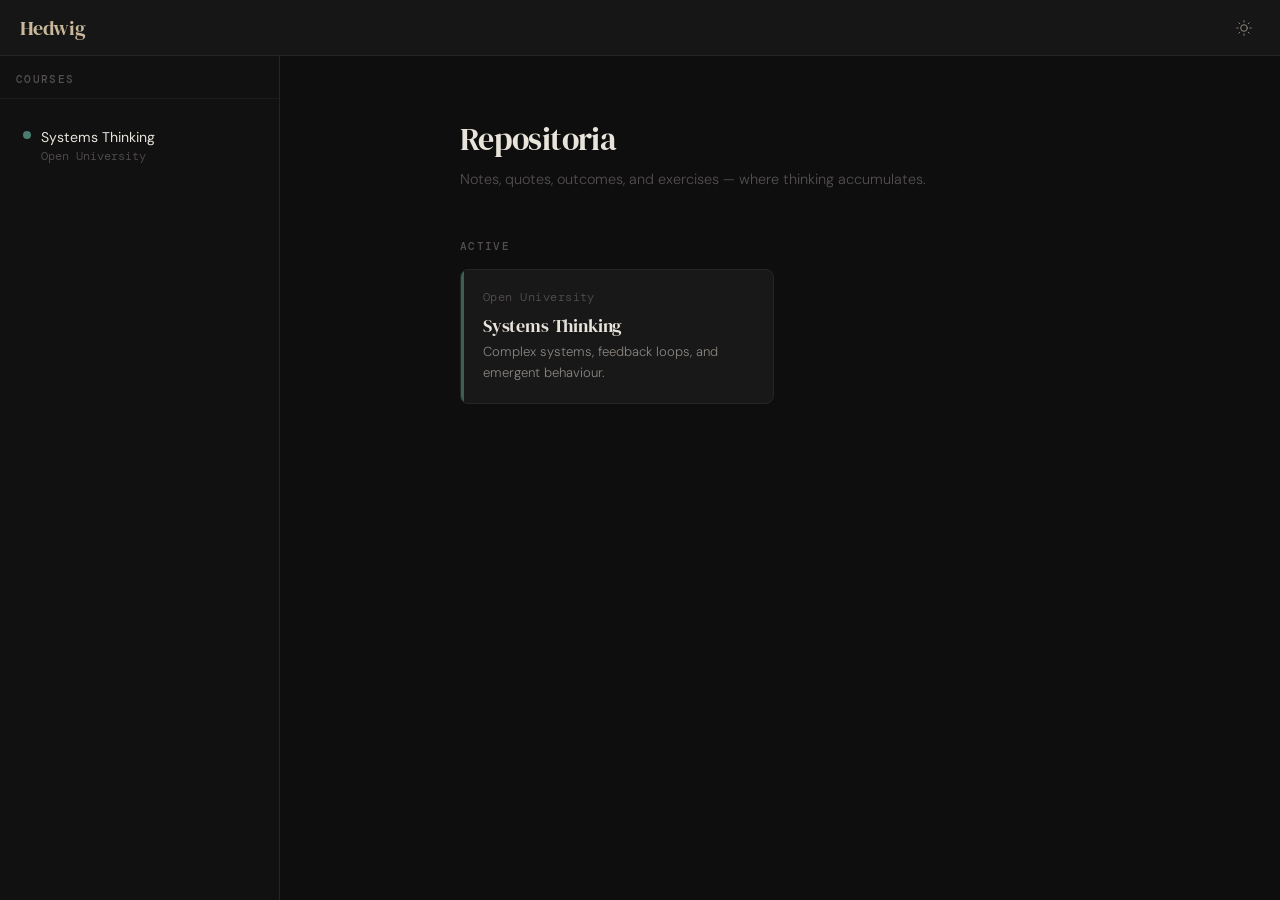
<file: hedwig-core/index.html>
<!DOCTYPE html>
<html lang="en" data-theme="dark">
<head>
  <meta charset="UTF-8">
  <meta name="viewport" content="width=device-width, initial-scale=1.0">
  <meta name="description" content="Hedwig — a minimal e-book reader for your course notes.">
  <title>Hedwig</title>
  <link rel="preconnect" href="https://fonts.googleapis.com">
  <link rel="preconnect" href="https://fonts.gstatic.com" crossorigin>
  <link rel="stylesheet" href="style.css">
  <link rel="icon" type="image/svg+xml" href="favicon.svg">
</head>
<body>

<div id="app">

  <!-- ── Header ───────────────────────────────────────── -->
  <header id="header">
    <div class="header-left">
      <button class="icon-btn menu-btn" id="menu-btn" title="Toggle sidebar" aria-label="Toggle sidebar">
        <svg viewBox="0 0 24 24" fill="none" stroke="currentColor" stroke-linecap="round" stroke-linejoin="round">
          <line x1="3" y1="12" x2="21" y2="12"/>
          <line x1="3" y1="6" x2="21" y2="6"/>
          <line x1="3" y1="18" x2="21" y2="18"/>
        </svg>
      </button>
      <span class="logo" id="logo">Hedwig</span>
      <div class="breadcrumb" id="breadcrumb"></div>
    </div>
    <div class="header-right">
      <button class="icon-btn" id="theme-btn" title="Toggle theme" aria-label="Toggle theme">
        <!-- filled by JS -->
      </button>
    </div>
  </header>

  <!-- ── Sidebar ──────────────────────────────────────── -->
  <aside id="sidebar">
    <div class="sidebar-header">
      <div class="sidebar-title" id="sidebar-header-title">Courses</div>
    </div>
    <div class="sidebar-content" id="sidebar-content">
      <!-- filled by JS -->
    </div>
  </aside>

  <!-- ── Sidebar mobile overlay ───────────────────────── -->
  <div class="sidebar-overlay" id="sidebar-overlay"></div>

  <!-- ── Main ─────────────────────────────────────────── -->
  <main id="main">

    <!-- Home View -->
    <div id="home-view">
      <div class="home-greeting">
        <h1 class="home-title">Repositoria</h1>
        <p class="home-subtitle">Notes, quotes, outcomes, and exercises — where thinking accumulates.</p>
      </div>
      <div class="courses-section-label">Active</div>
      <div class="home-course-grid" id="home-grid">
        <!-- filled by JS -->
      </div>
    </div>

    <!-- Reader View -->
    <div id="reader-view">
      <div id="reader-content">
        <!-- filled by JS -->
      </div>
    </div>

  </main>

</div>

<script src="hedwig-md.js"></script>
<script src="hedwig-app.js"></script>
</body>
</html>
</file>
<file: hedwig-core/style.css>
@import url('https://fonts.googleapis.com/css2?family=DM+Serif+Display:ital@0;1&family=DM+Mono:wght@300;400;500&family=DM+Sans:ital,wght@0,300;0,400;0,500;1,300&display=swap');

/* ─── Design Tokens ─── */
:root {
  --font-display: 'DM Serif Display', Georgia, serif;
  --font-body: 'DM Sans', system-ui, sans-serif;
  --font-mono: 'DM Mono', 'Courier New', monospace;

  --sidebar-width: 280px;
  --header-height: 56px;
  --transition: 200ms cubic-bezier(0.4, 0, 0.2, 1);
  --radius: 4px;
  --radius-lg: 8px;
}

/* ─── Dark Theme (default) ─── */
[data-theme="dark"] {
  --bg-primary: #0e0e0e;
  --bg-secondary: #161616;
  --bg-sidebar: #111111;
  --bg-hover: #1e1e1e;
  --bg-active: #252525;
  --bg-card: #181818;

  --text-primary: #e8e4dc;
  --text-secondary: #8a8580;
  --text-muted: #555050;
  --text-accent: #c9b99a;

  --border: #252525;
  --border-subtle: #1c1c1c;

  --accent: #c9b99a;
  --accent-dim: rgba(201, 185, 154, 0.12);
  --accent-hover: rgba(201, 185, 154, 0.06);

  --scrollbar-track: #161616;
  --scrollbar-thumb: #2e2e2e;
  --scrollbar-thumb-hover: #3e3e3e;

  --shadow: 0 1px 3px rgba(0,0,0,0.5);
  --shadow-lg: 0 8px 32px rgba(0,0,0,0.6);

  --blockquote-border: #3a3530;
  --blockquote-bg: #141410;
  --code-bg: #1a1a1a;
  --table-stripe: #131313;
}

/* ─── Light Theme ─── */
[data-theme="light"] {
  --bg-primary: #faf9f7;
  --bg-secondary: #f4f2ee;
  --bg-sidebar: #f0ede8;
  --bg-hover: #e9e5df;
  --bg-active: #e0dbd3;
  --bg-card: #f7f5f1;

  --text-primary: #1a1814;
  --text-secondary: #6b6560;
  --text-muted: #a09890;
  --text-accent: #7a5c3a;

  --border: #dedad4;
  --border-subtle: #ebe8e3;

  --accent: #7a5c3a;
  --accent-dim: rgba(122, 92, 58, 0.1);
  --accent-hover: rgba(122, 92, 58, 0.05);

  --scrollbar-track: #f4f2ee;
  --scrollbar-thumb: #d5d0c8;
  --scrollbar-thumb-hover: #c0bab0;

  --shadow: 0 1px 3px rgba(0,0,0,0.08);
  --shadow-lg: 0 8px 32px rgba(0,0,0,0.1);

  --blockquote-border: #d0c8bc;
  --blockquote-bg: #f5f1eb;
  --code-bg: #edeae4;
  --table-stripe: #f5f3ef;
}

/* ─── Reset ─── */
*, *::before, *::after { box-sizing: border-box; margin: 0; padding: 0; }

html { font-size: 16px; -webkit-text-size-adjust: 100%; }

body {
  font-family: var(--font-body);
  background: var(--bg-primary);
  color: var(--text-primary);
  height: 100vh;
  overflow: hidden;
  transition: background var(--transition), color var(--transition);
}

/* ─── Scrollbar ─── */
::-webkit-scrollbar { width: 6px; height: 6px; }
::-webkit-scrollbar-track { background: var(--scrollbar-track); }
::-webkit-scrollbar-thumb { background: var(--scrollbar-thumb); border-radius: 3px; }
::-webkit-scrollbar-thumb:hover { background: var(--scrollbar-thumb-hover); }

/* ─── App Shell ─── */
#app {
  display: grid;
  grid-template-rows: var(--header-height) 1fr;
  grid-template-columns: var(--sidebar-width) 1fr;
  grid-template-areas:
    "header header"
    "sidebar main";
  height: 100vh;
}

/* ─── Header ─── */
#header {
  grid-area: header;
  display: flex;
  align-items: center;
  justify-content: space-between;
  padding: 0 20px;
  border-bottom: 1px solid var(--border);
  background: var(--bg-secondary);
  z-index: 100;
  gap: 16px;
}

.header-left {
  display: flex;
  align-items: center;
  gap: 12px;
  min-width: 0;
}

.logo {
  font-family: var(--font-display);
  font-size: 1.25rem;
  color: var(--text-accent);
  letter-spacing: -0.01em;
  white-space: nowrap;
  text-decoration: none;
  cursor: pointer;
}

.breadcrumb {
  display: flex;
  align-items: center;
  gap: 6px;
  font-size: 0.78rem;
  color: var(--text-muted);
  font-weight: 300;
  overflow: hidden;
}

.breadcrumb-sep {
  color: var(--text-muted);
  opacity: 0.4;
  flex-shrink: 0;
}

.breadcrumb-item {
  white-space: nowrap;
  overflow: hidden;
  text-overflow: ellipsis;
}

.breadcrumb-item.current {
  color: var(--text-secondary);
}

.header-right {
  display: flex;
  align-items: center;
  gap: 8px;
  flex-shrink: 0;
}

.icon-btn {
  display: flex;
  align-items: center;
  justify-content: center;
  width: 32px;
  height: 32px;
  border: none;
  background: transparent;
  color: var(--text-secondary);
  cursor: pointer;
  border-radius: var(--radius);
  transition: background var(--transition), color var(--transition);
}

.icon-btn:hover {
  background: var(--bg-hover);
  color: var(--text-primary);
}

.icon-btn svg {
  width: 16px;
  height: 16px;
  stroke-width: 1.5;
}

/* ─── Sidebar ─── */
#sidebar {
  grid-area: sidebar;
  background: var(--bg-sidebar);
  border-right: 1px solid var(--border);
  display: flex;
  flex-direction: column;
  overflow: hidden;
  transition: transform var(--transition);
}

.sidebar-header {
  padding: 16px 16px 12px;
  border-bottom: 1px solid var(--border-subtle);
  flex-shrink: 0;
}

.sidebar-title {
  font-size: 0.68rem;
  font-weight: 500;
  letter-spacing: 0.12em;
  text-transform: uppercase;
  color: var(--text-muted);
  font-family: var(--font-mono);
}

.sidebar-content {
  flex: 1;
  overflow-y: auto;
  padding: 8px 0;
}

/* Course List (home view) */
.course-list { padding: 8px; }

.course-card {
  display: block;
  padding: 12px 14px;
  border-radius: var(--radius-lg);
  cursor: pointer;
  border: 1px solid transparent;
  transition: background var(--transition), border-color var(--transition);
  margin-bottom: 4px;
  text-decoration: none;
  color: inherit;
}

.course-card:hover {
  background: var(--bg-hover);
  border-color: var(--border-subtle);
}

.course-card.active {
  background: var(--accent-dim);
  border-color: var(--accent-dim);
}

.course-card-title {
  font-size: 0.88rem;
  font-weight: 400;
  color: var(--text-primary);
  line-height: 1.3;
  margin-bottom: 3px;
}

.course-card-institution {
  font-size: 0.72rem;
  color: var(--text-muted);
  font-family: var(--font-mono);
  font-weight: 300;
}

.course-card-dot {
  width: 8px;
  height: 8px;
  border-radius: 50%;
  flex-shrink: 0;
  margin-top: 3px;
}

.course-card-top {
  display: flex;
  align-items: flex-start;
  gap: 10px;
}

.course-card-info { flex: 1; min-width: 0; }

/* TOC (reader view) */
.toc-section { margin-bottom: 2px; }

.toc-section-label {
  padding: 6px 16px 4px;
  font-size: 0.67rem;
  font-weight: 500;
  letter-spacing: 0.1em;
  text-transform: uppercase;
  color: var(--text-muted);
  font-family: var(--font-mono);
}

.toc-item {
  display: flex;
  align-items: center;
  gap: 8px;
  padding: 6px 16px;
  font-size: 0.82rem;
  color: var(--text-secondary);
  cursor: pointer;
  border-left: 2px solid transparent;
  transition: background var(--transition), color var(--transition), border-color var(--transition);
  font-weight: 300;
  text-decoration: none;
}

.toc-item:hover {
  background: var(--bg-hover);
  color: var(--text-primary);
}

.toc-item.active {
  color: var(--text-accent);
  background: var(--accent-dim);
  border-left-color: var(--accent);
  font-weight: 400;
}

.toc-children {
  padding-left: 12px;
}

.toc-group-toggle {
  display: flex;
  align-items: center;
  gap: 8px;
  padding: 6px 16px;
  font-size: 0.82rem;
  color: var(--text-secondary);
  cursor: pointer;
  border-left: 2px solid transparent;
  transition: background var(--transition), color var(--transition);
  font-weight: 400;
  user-select: none;
}

.toc-group-toggle:hover {
  background: var(--bg-hover);
  color: var(--text-primary);
}

.toc-chevron {
  width: 12px;
  height: 12px;
  margin-left: auto;
  transition: transform var(--transition);
  opacity: 0.4;
}

.toc-chevron.open { transform: rotate(180deg); }

.toc-group-children {
  overflow: hidden;
  transition: max-height 300ms cubic-bezier(0.4, 0, 0.2, 1);
}

/* Back button */
.sidebar-back {
  display: flex;
  align-items: center;
  gap: 8px;
  padding: 10px 14px;
  margin: 8px;
  font-size: 0.8rem;
  color: var(--text-muted);
  cursor: pointer;
  border-radius: var(--radius);
  transition: background var(--transition), color var(--transition);
  font-family: var(--font-mono);
  font-weight: 300;
  border: 1px solid var(--border-subtle);
}

.sidebar-back:hover {
  background: var(--bg-hover);
  color: var(--text-primary);
}

.sidebar-back svg {
  width: 14px;
  height: 14px;
  stroke-width: 1.5;
  flex-shrink: 0;
}

/* ─── Main Content ─── */
#main {
  grid-area: main;
  overflow-y: auto;
  background: var(--bg-primary);
}

/* ─── Home View ─── */
#home-view {
  max-width: 720px;
  margin: 0 auto;
  padding: 64px 40px 80px;
}

.home-greeting {
  margin-bottom: 48px;
}

.home-title {
  font-family: var(--font-display);
  font-size: 2rem;
  font-weight: 400;
  color: var(--text-primary);
  letter-spacing: -0.02em;
  line-height: 1.2;
  margin-bottom: 10px;
}

.home-subtitle {
  font-size: 0.9rem;
  color: var(--text-muted);
  font-weight: 300;
  line-height: 1.6;
}

.courses-section-label {
  font-size: 0.68rem;
  font-weight: 500;
  letter-spacing: 0.12em;
  text-transform: uppercase;
  color: var(--text-muted);
  font-family: var(--font-mono);
  margin-bottom: 16px;
}

.home-course-grid {
  display: grid;
  grid-template-columns: repeat(auto-fill, minmax(300px, 1fr));
  gap: 12px;
}

.home-course-card {
  padding: 20px 22px;
  border: 1px solid var(--border);
  border-radius: var(--radius-lg);
  cursor: pointer;
  transition: border-color var(--transition), background var(--transition), transform var(--transition);
  background: var(--bg-card);
  position: relative;
  overflow: hidden;
}

.home-course-card::before {
  content: '';
  position: absolute;
  top: 0;
  left: 0;
  width: 3px;
  height: 100%;
  background: var(--course-color, var(--accent));
  opacity: 0.7;
}

.home-course-card:hover {
  border-color: var(--border-subtle);
  background: var(--bg-hover);
  transform: translateY(-1px);
}

.home-card-title {
  font-family: var(--font-display);
  font-size: 1.1rem;
  font-weight: 400;
  color: var(--text-primary);
  letter-spacing: -0.01em;
  margin-bottom: 4px;
  line-height: 1.3;
}

.home-card-institution {
  font-size: 0.72rem;
  color: var(--text-muted);
  font-family: var(--font-mono);
  font-weight: 300;
  margin-bottom: 10px;
  letter-spacing: 0.04em;
}

.home-card-desc {
  font-size: 0.82rem;
  color: var(--text-secondary);
  font-weight: 300;
  line-height: 1.55;
}

/* ─── Reader View ─── */
#reader-view {
  display: none;
  max-width: 720px;
  margin: 0 auto;
  padding: 52px 40px 100px;
}

#reader-view.visible { display: block; }
#home-view.hidden { display: none; }

/* ─── Markdown Rendered Content ─── */
.markdown-body {
  font-size: 0.95rem;
  line-height: 1.75;
  color: var(--text-primary);
  font-weight: 300;
}

.markdown-body h1 {
  font-family: var(--font-display);
  font-size: 1.9rem;
  font-weight: 400;
  letter-spacing: -0.025em;
  color: var(--text-primary);
  margin-bottom: 24px;
  line-height: 1.2;
  padding-bottom: 16px;
  border-bottom: 1px solid var(--border-subtle);
}

.markdown-body h2 {
  font-family: var(--font-display);
  font-size: 1.3rem;
  font-weight: 400;
  letter-spacing: -0.015em;
  color: var(--text-primary);
  margin-top: 40px;
  margin-bottom: 14px;
  line-height: 1.3;
}

.markdown-body h3 {
  font-size: 0.85rem;
  font-weight: 500;
  letter-spacing: 0.08em;
  text-transform: uppercase;
  color: var(--text-secondary);
  margin-top: 28px;
  margin-bottom: 10px;
  font-family: var(--font-mono);
}

.markdown-body p {
  margin-bottom: 18px;
}

.markdown-body a {
  color: var(--text-accent);
  text-decoration: none;
  border-bottom: 1px solid var(--accent-dim);
  transition: border-color var(--transition), color var(--transition);
}

.markdown-body a:hover {
  border-bottom-color: var(--accent);
}

.markdown-body blockquote {
  margin: 24px 0;
  padding: 16px 20px;
  background: var(--blockquote-bg);
  border-left: 3px solid var(--blockquote-border);
  border-radius: 0 var(--radius) var(--radius) 0;
}

.markdown-body blockquote p {
  margin-bottom: 0;
  color: var(--text-secondary);
  font-style: italic;
  font-size: 0.93rem;
  line-height: 1.7;
}

.markdown-body blockquote p em { font-style: normal; }

.markdown-body code {
  font-family: var(--font-mono);
  font-size: 0.82em;
  background: var(--code-bg);
  padding: 2px 6px;
  border-radius: var(--radius);
  color: var(--text-accent);
  font-weight: 400;
}

.markdown-body pre {
  background: var(--code-bg);
  border: 1px solid var(--border);
  border-radius: var(--radius-lg);
  padding: 18px 20px;
  overflow-x: auto;
  margin: 20px 0;
}

.markdown-body pre code {
  background: none;
  padding: 0;
  font-size: 0.85rem;
  color: var(--text-secondary);
  font-weight: 300;
}

.markdown-body ul, .markdown-body ol {
  padding-left: 20px;
  margin-bottom: 18px;
}

.markdown-body li {
  margin-bottom: 6px;
  line-height: 1.65;
}

.markdown-body li::marker {
  color: var(--text-muted);
}

.markdown-body strong {
  font-weight: 500;
  color: var(--text-primary);
}

.markdown-body em {
  font-style: italic;
}

.markdown-body hr {
  border: none;
  border-top: 1px solid var(--border);
  margin: 36px 0;
}

.markdown-body table {
  width: 100%;
  border-collapse: collapse;
  font-size: 0.88rem;
  margin-bottom: 20px;
}

.markdown-body th {
  padding: 8px 12px;
  text-align: left;
  font-weight: 500;
  font-size: 0.72rem;
  letter-spacing: 0.08em;
  text-transform: uppercase;
  color: var(--text-muted);
  border-bottom: 1px solid var(--border);
  font-family: var(--font-mono);
}

.markdown-body td {
  padding: 10px 12px;
  border-bottom: 1px solid var(--border-subtle);
  color: var(--text-secondary);
  font-weight: 300;
}

.markdown-body tr:nth-child(even) td {
  background: var(--table-stripe);
}

/* ─── Loading State ─── */
.content-loading {
  display: flex;
  align-items: center;
  gap: 10px;
  color: var(--text-muted);
  font-size: 0.82rem;
  font-family: var(--font-mono);
  font-weight: 300;
  padding: 40px 0;
}

.loading-dot {
  width: 4px;
  height: 4px;
  border-radius: 50%;
  background: var(--text-muted);
  animation: pulse 1.2s ease-in-out infinite;
}
.loading-dot:nth-child(2) { animation-delay: 0.2s; }
.loading-dot:nth-child(3) { animation-delay: 0.4s; }

@keyframes pulse {
  0%, 100% { opacity: 0.2; transform: scale(0.8); }
  50% { opacity: 1; transform: scale(1); }
}

/* ─── Error State ─── */
.content-error {
  padding: 32px 0;
  color: var(--text-muted);
  font-size: 0.88rem;
  font-family: var(--font-mono);
  font-weight: 300;
  border-left: 2px solid #c0392b44;
  padding-left: 16px;
}

/* ─── Empty / Welcome ─── */
.empty-state {
  text-align: center;
  padding: 80px 40px;
  color: var(--text-muted);
}

.empty-state-title {
  font-family: var(--font-display);
  font-size: 1.4rem;
  font-weight: 400;
  margin-bottom: 10px;
  color: var(--text-secondary);
}

.empty-state-sub {
  font-size: 0.82rem;
  font-weight: 300;
  line-height: 1.6;
}

/* ─── Mobile Sidebar Toggle ─── */
.sidebar-overlay {
  display: none;
  position: fixed;
  inset: 0;
  background: rgba(0,0,0,0.5);
  z-index: 90;
}

/* ─── Responsive ─── */
@media (max-width: 768px) {
  :root { --sidebar-width: 260px; }

  #app {
    grid-template-columns: 1fr;
    grid-template-areas:
      "header"
      "main";
  }

  #sidebar {
    position: fixed;
    top: var(--header-height);
    left: 0;
    height: calc(100vh - var(--header-height));
    z-index: 95;
    transform: translateX(-100%);
    transition: transform var(--transition);
    width: var(--sidebar-width);
  }

  #sidebar.open {
    transform: translateX(0);
  }

  .sidebar-overlay.visible {
    display: block;
  }

  #home-view {
    padding: 40px 24px 80px;
  }

  #reader-view {
    padding: 40px 24px 80px;
  }

  .home-course-grid {
    grid-template-columns: 1fr;
  }

  .menu-btn { display: flex !important; }
}

.menu-btn { display: none; }

/* ─── Page Transition ─── */
.fade-in {
  animation: fadeIn 200ms ease-out;
}

@keyframes fadeIn {
  from { opacity: 0; transform: translateY(4px); }
  to { opacity: 1; transform: translateY(0); }
}
</file>
